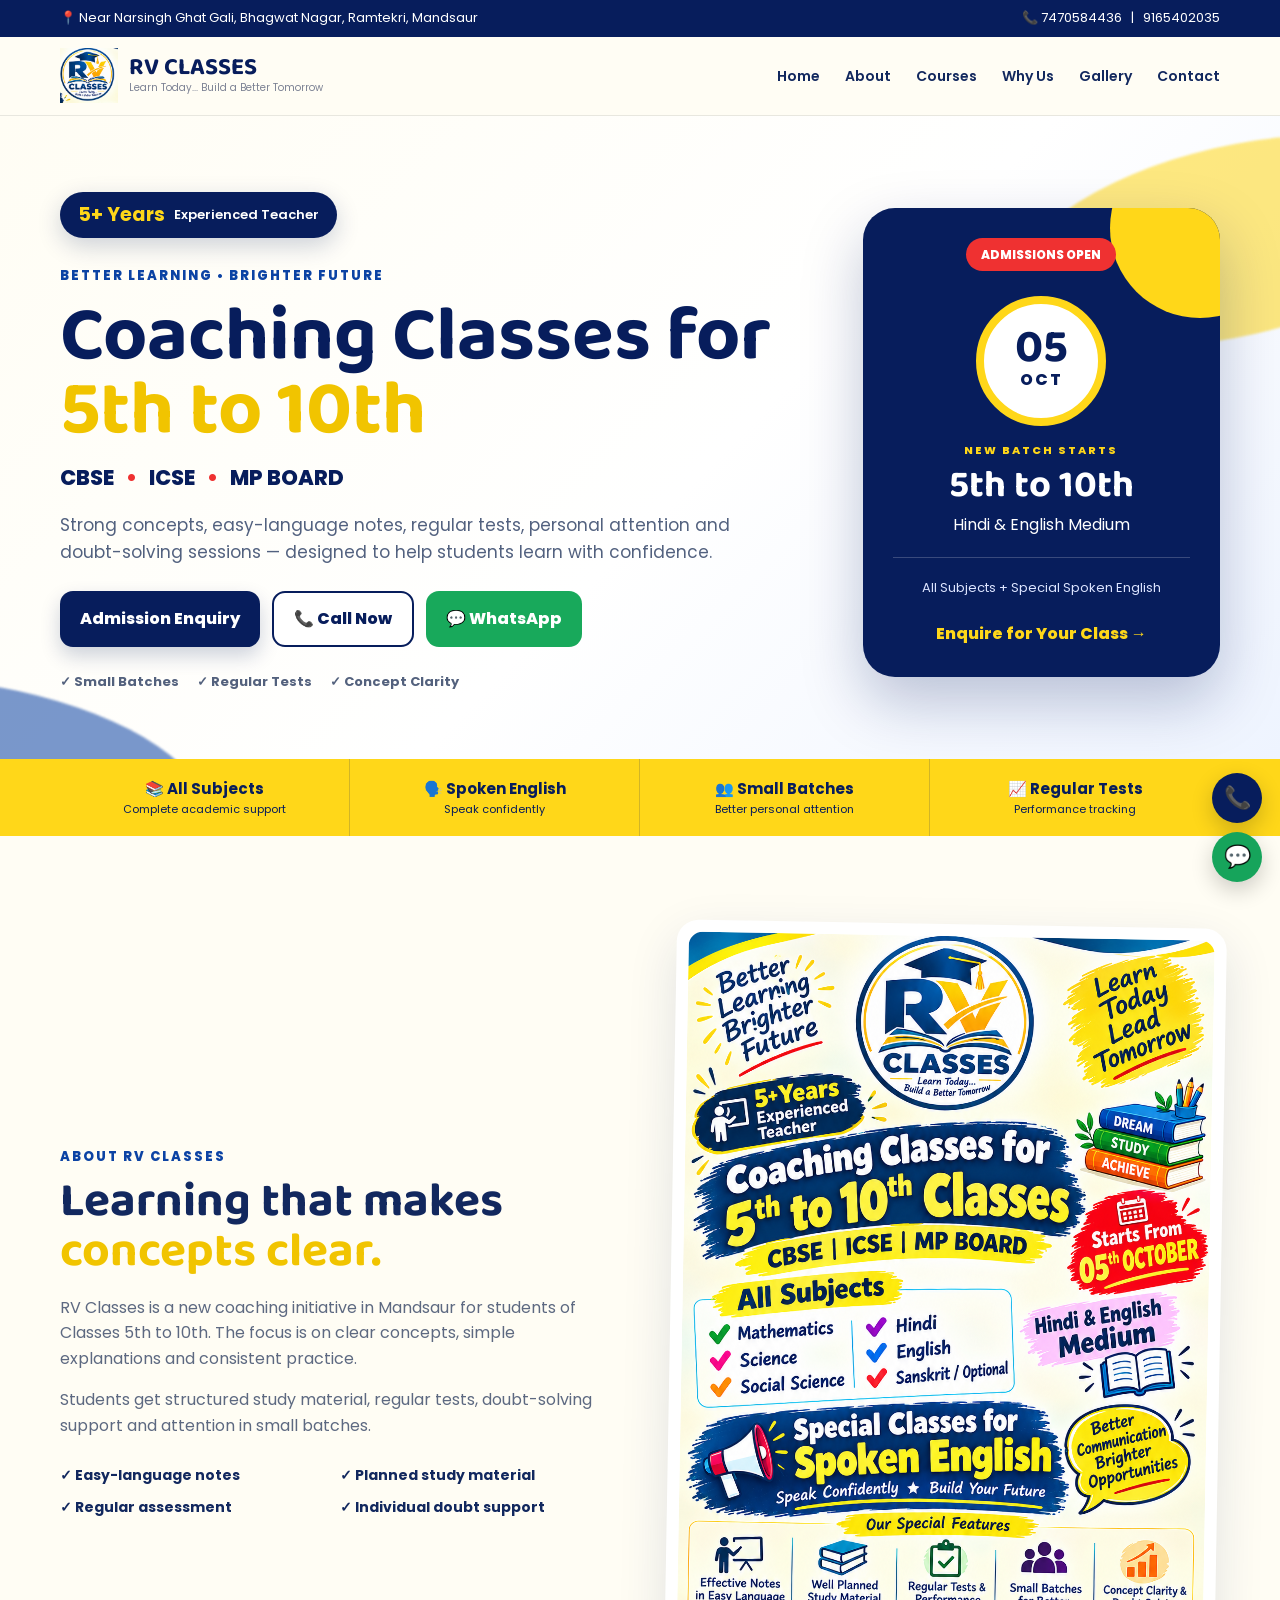
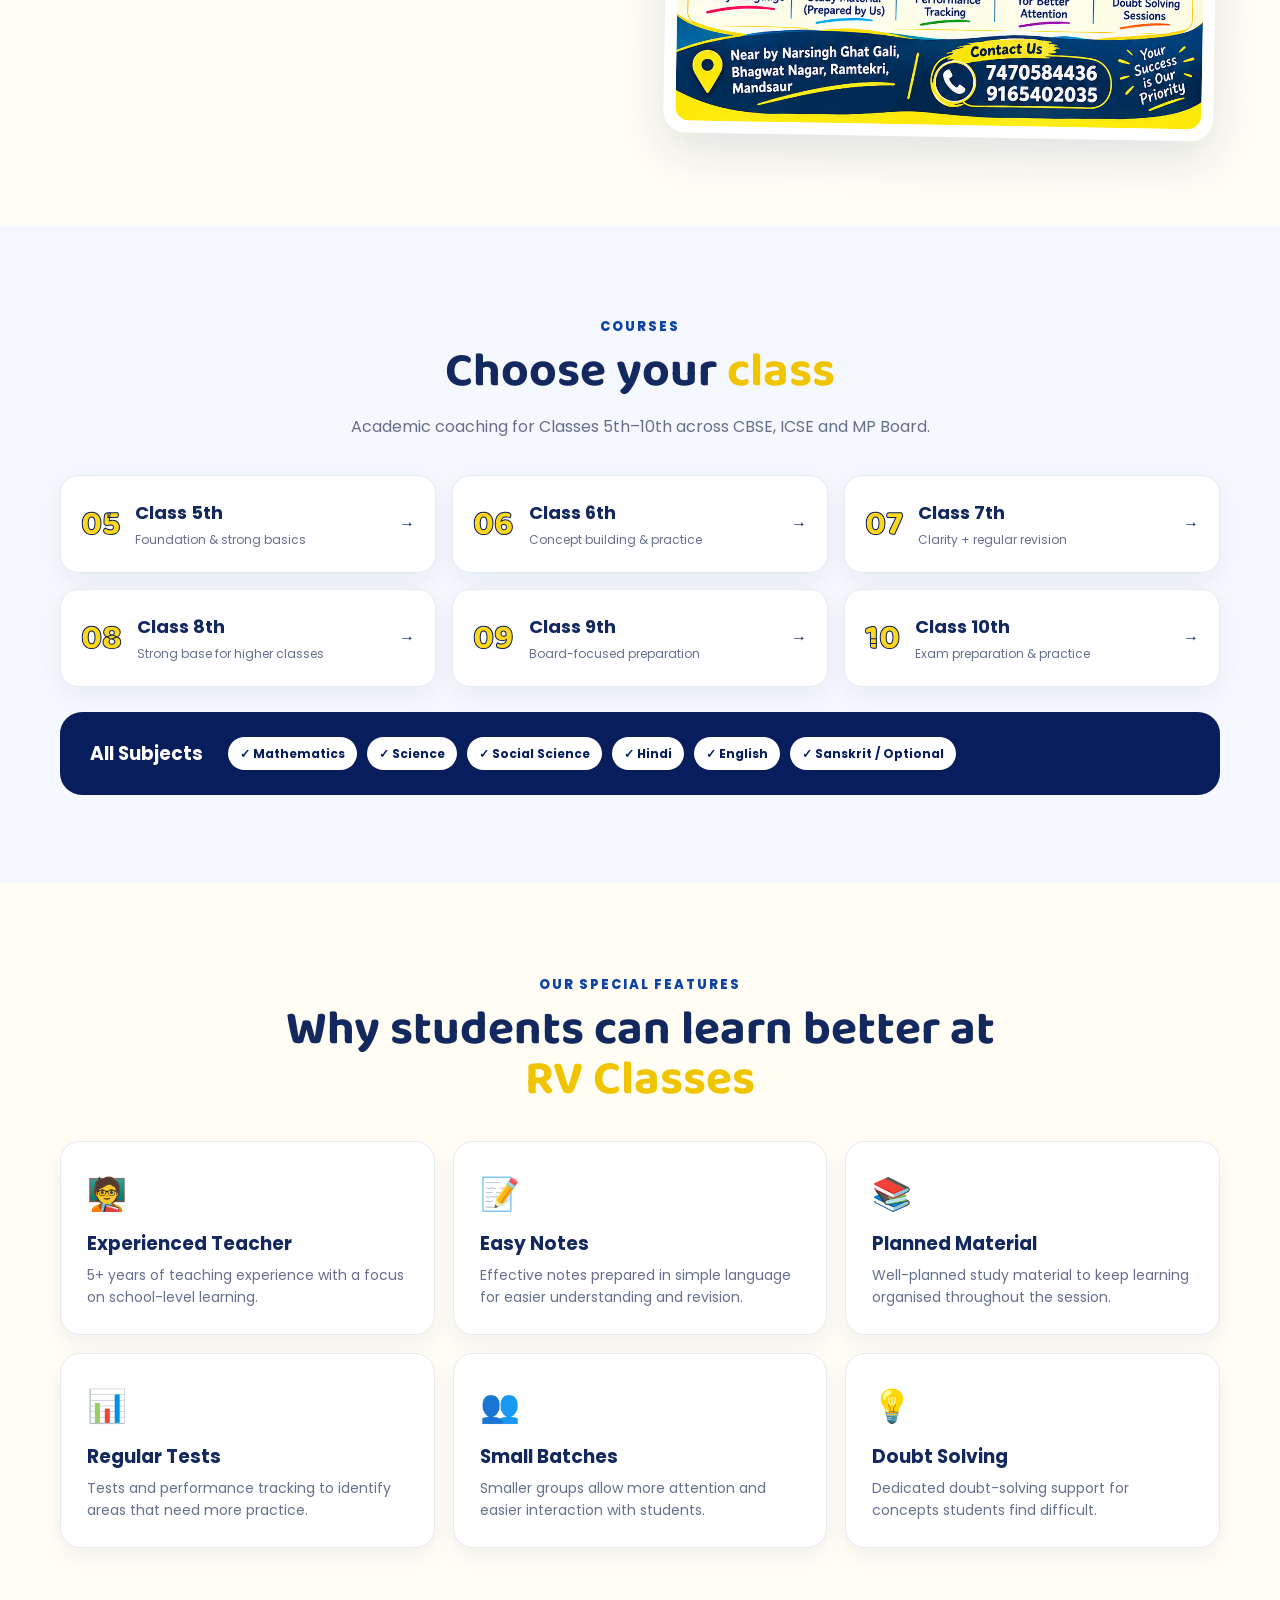
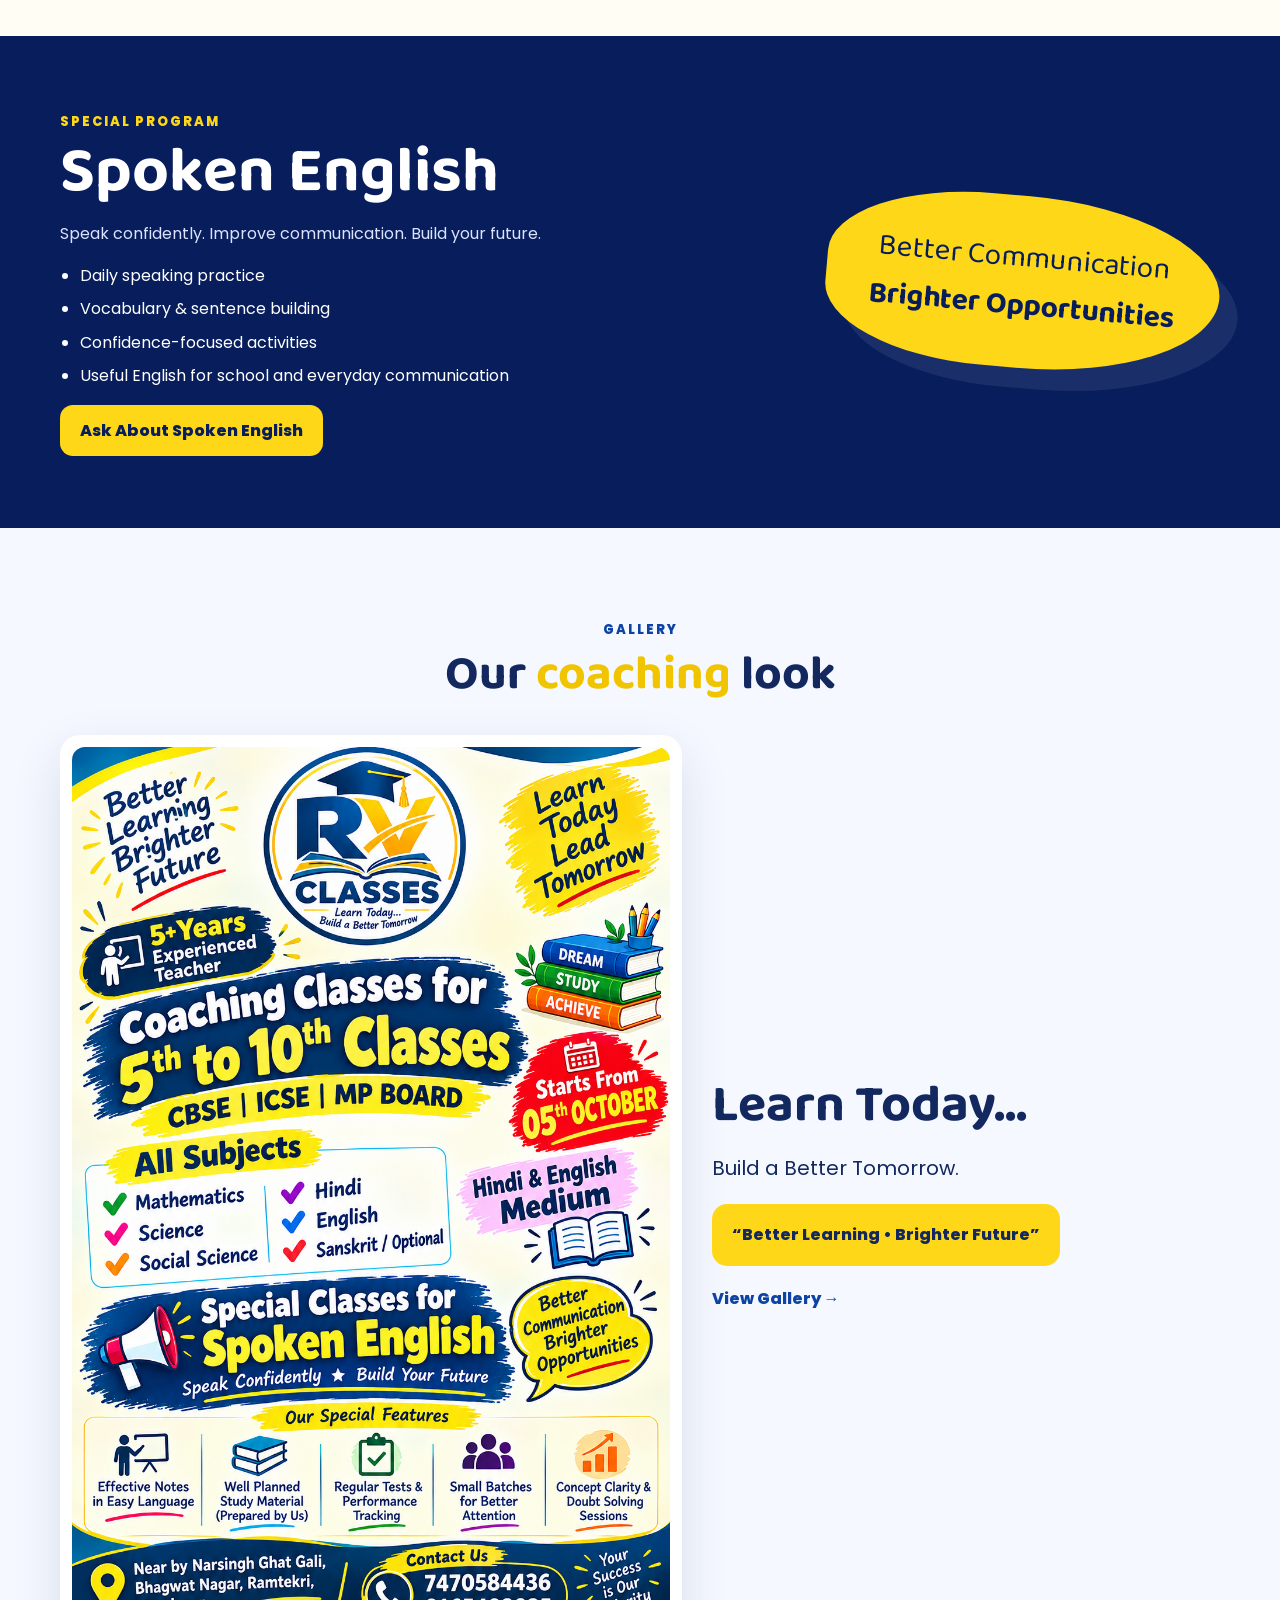
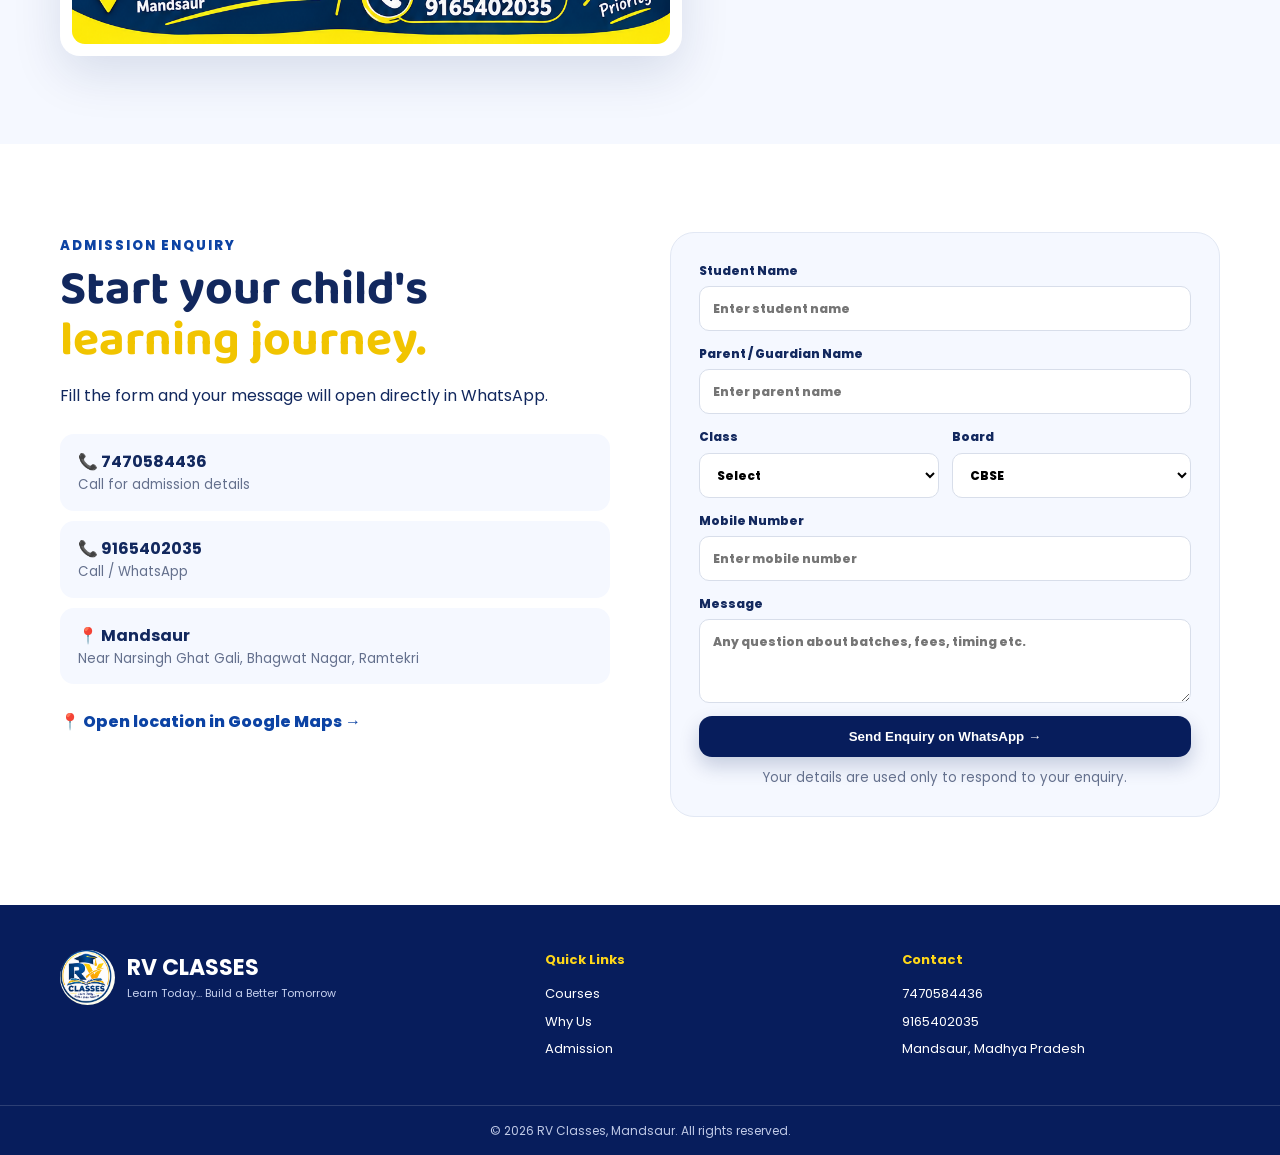
<file: index.html>
<!DOCTYPE html>
<html lang="en">
<head>
  <meta name="google-site-verification" content="wqoxI0Hdiin-uDjAvy1Ofz2iZHjLQj1yb3P2enxFstY" />

  <meta charset="UTF-8">
  <meta name="viewport" content="width=device-width, initial-scale=1.0">

  <title>RV Classes Mandsaur | Classes 5th to 10th | CBSE, ICSE & MP Board</title>

  <meta name="description" content="RV Classes Mandsaur offers coaching for Classes 5th to 10th for CBSE, ICSE and MP Board. All subjects, Spoken English, regular tests, easy notes, small batches and doubt-solving support.">

  <meta name="keywords" content="RV Classes Mandsaur, tuition classes in Mandsaur, coaching classes Mandsaur, CBSE tuition Mandsaur, ICSE tuition Mandsaur, MP Board tuition Mandsaur, Class 5 tuition, Class 6 tuition, Class 7 tuition, Class 8 tuition, Class 9 tuition, Class 10 tuition">

  <meta name="author" content="RV Classes Mandsaur">

  <meta name="robots" content="index, follow">

  <meta name="theme-color" content="#071d5c">

  <link rel="canonical" href="https://theindianupdates6-cyber.github.io/rv-classes/">

  <link rel="icon" href="assets/rv-logo.png">

  <!-- Open Graph -->

  <meta property="og:title" content="RV Classes Mandsaur | Classes 5th to 10th">
  <meta property="og:description" content="CBSE, ICSE & MP Board coaching for Classes 5th to 10th with regular tests, easy notes, small batches and doubt-solving support.">
  <meta property="og:type" content="website">
  <meta property="og:url" content="https://theindianupdates6-cyber.github.io/rv-classes/">
  <meta property="og:image" content="https://theindianupdates6-cyber.github.io/rv-classes/assets/rv-poster.png">

  <!-- Twitter / X -->

  <meta name="twitter:card" content="summary_large_image">
  <meta name="twitter:title" content="RV Classes Mandsaur | Classes 5th to 10th">
  <meta name="twitter:description" content="Coaching for Classes 5th to 10th | CBSE | ICSE | MP Board">
  <meta name="twitter:image" content="https://theindianupdates6-cyber.github.io/rv-classes/assets/rv-poster.png">

  <link rel="stylesheet" href="styles.css">
</head>

<body>
  <div class="topbar">
    <div class="container topbar-inner">
      <span>📍 Near Narsingh Ghat Gali, Bhagwat Nagar, Ramtekri, Mandsaur</span>
      <span>📞 <a href="tel:+917470584436">7470584436</a> &nbsp; | &nbsp; <a href="tel:+919165402035">9165402035</a></span>
    </div>
  </div>

  <header class="site-header" id="home">
    <div class="container nav-wrap">
      <a class="brand" href="#home">
        <img src="assets/rv-logo.png" alt="RV Classes logo">
        <span><b>RV CLASSES</b><small>Learn Today... Build a Better Tomorrow</small></span>
      </a>
      <button class="menu-toggle" aria-label="Open navigation" onclick="toggleMenu()">☰</button>
      <nav id="mainNav">
        <a href="#home">Home</a>
        <a href="#about">About</a>
        <a href="#courses">Courses</a>
        <a href="#features">Why Us</a>
        <a href="#gallery">Gallery</a>
        <a href="#contact">Contact</a>
      </nav>
    </div>
  </header>

  <main>
    <section class="hero">
      <div class="paint paint-a"></div>
      <div class="paint paint-b"></div>
      <div class="container hero-grid">
        <div class="hero-content">
          <div class="experience-badge"><strong>5+ Years</strong><span>Experienced Teacher</span></div>
          <p class="kicker">BETTER LEARNING • BRIGHTER FUTURE</p>
          <h1>Coaching Classes for <span>5th to 10th</span></h1>
          <div class="board-line">CBSE <i>•</i> ICSE <i>•</i> MP BOARD</div>
          <p class="hero-text">Strong concepts, easy-language notes, regular tests, personal attention and doubt-solving sessions — designed to help students learn with confidence.</p>
          <div class="actions">
            <a class="btn primary" href="#contact">Admission Enquiry</a>
            <a class="btn secondary" href="tel:+917470584436">📞 Call Now</a>
            <a class="btn whatsapp" href="https://wa.me/919165402035?text=Hello%20RV%20Classes%2C%20I%20want%20details%20about%20admission." target="_blank" rel="noopener">💬 WhatsApp</a>
          </div>
          <div class="trust">
            <span>✓ Small Batches</span><span>✓ Regular Tests</span><span>✓ Concept Clarity</span>
          </div>
        </div>
        <div class="admission-card">
          <div class="card-ribbon">ADMISSIONS OPEN</div>
          <div class="date-circle"><b>05</b><span>OCT</span></div>
          <p class="mini-label">NEW BATCH STARTS</p>
          <h2>5th to 10th</h2>
          <p>Hindi &amp; English Medium</p>
          <div class="card-divider"></div>
          <p class="card-small">All Subjects + Special Spoken English</p>
          <a href="#contact" class="card-link">Enquire for Your Class →</a>
        </div>
      </div>
    </section>

    <section class="quick-strip">
      <div class="container quick-grid">
        <div><b>📚 All Subjects</b><small>Complete academic support</small></div>
        <div><b>🗣️ Spoken English</b><small>Speak confidently</small></div>
        <div><b>👥 Small Batches</b><small>Better personal attention</small></div>
        <div><b>📈 Regular Tests</b><small>Performance tracking</small></div>
      </div>
    </section>

    <section class="section" id="about">
      <div class="container two-col">
        <div>
          <span class="section-tag">ABOUT RV CLASSES</span>
          <h2>Learning that makes <span>concepts clear.</span></h2>
          <p>RV Classes is a new coaching initiative in Mandsaur for students of Classes 5th to 10th. The focus is on clear concepts, simple explanations and consistent practice.</p>
          <p>Students get structured study material, regular tests, doubt-solving support and attention in small batches.</p>
          <div class="mini-points">
            <div>✓ Easy-language notes</div>
            <div>✓ Planned study material</div>
            <div>✓ Regular assessment</div>
            <div>✓ Individual doubt support</div>
          </div>
        </div>
        <div class="poster-card">
          <img src="assets/rv-poster.png" alt="RV Classes coaching poster">
        </div>
      </div>
    </section>

    <section class="section light" id="courses">
      <div class="container">
        <div class="center-heading">
          <span class="section-tag">COURSES</span>
          <h2>Choose your <span>class</span></h2>
          <p>Academic coaching for Classes 5th–10th across CBSE, ICSE and MP Board.</p>
        </div>
        <div class="course-grid">
          <a class="course-card" href="courses.html#class5"><span>05</span><div><h3>Class 5th</h3><p>Foundation &amp; strong basics</p></div>→</a>
          <a class="course-card" href="courses.html#class6"><span>06</span><div><h3>Class 6th</h3><p>Concept building &amp; practice</p></div>→</a>
          <a class="course-card" href="courses.html#class7"><span>07</span><div><h3>Class 7th</h3><p>Clarity + regular revision</p></div>→</a>
          <a class="course-card" href="courses.html#class8"><span>08</span><div><h3>Class 8th</h3><p>Strong base for higher classes</p></div>→</a>
          <a class="course-card" href="courses.html#class9"><span>09</span><div><h3>Class 9th</h3><p>Board-focused preparation</p></div>→</a>
          <a class="course-card" href="courses.html#class10"><span>10</span><div><h3>Class 10th</h3><p>Exam preparation &amp; practice</p></div>→</a>
        </div>
        <div class="subject-box">
          <h3>All Subjects</h3>
          <div class="subject-list">
            <span>✓ Mathematics</span><span>✓ Science</span><span>✓ Social Science</span>
            <span>✓ Hindi</span><span>✓ English</span><span>✓ Sanskrit / Optional</span>
          </div>
        </div>
      </div>
    </section>

    <section class="section" id="features">
      <div class="container">
        <div class="center-heading">
          <span class="section-tag">OUR SPECIAL FEATURES</span>
          <h2>Why students can learn better at <span>RV Classes</span></h2>
        </div>
        <div class="feature-grid">
          <article><div class="feature-icon">🧑‍🏫</div><h3>Experienced Teacher</h3><p>5+ years of teaching experience with a focus on school-level learning.</p></article>
          <article><div class="feature-icon">📝</div><h3>Easy Notes</h3><p>Effective notes prepared in simple language for easier understanding and revision.</p></article>
          <article><div class="feature-icon">📚</div><h3>Planned Material</h3><p>Well-planned study material to keep learning organised throughout the session.</p></article>
          <article><div class="feature-icon">📊</div><h3>Regular Tests</h3><p>Tests and performance tracking to identify areas that need more practice.</p></article>
          <article><div class="feature-icon">👥</div><h3>Small Batches</h3><p>Smaller groups allow more attention and easier interaction with students.</p></article>
          <article><div class="feature-icon">💡</div><h3>Doubt Solving</h3><p>Dedicated doubt-solving support for concepts students find difficult.</p></article>
        </div>
      </div>
    </section>

    <section class="spoken">
      <div class="container spoken-grid">
        <div>
          <span class="section-tag yellow">SPECIAL PROGRAM</span>
          <h2>Spoken English</h2>
          <p>Speak confidently. Improve communication. Build your future.</p>
          <ul><li>Daily speaking practice</li><li>Vocabulary &amp; sentence building</li><li>Confidence-focused activities</li><li>Useful English for school and everyday communication</li></ul>
          <a class="btn yellow-btn" href="#contact">Ask About Spoken English</a>
        </div>
        <div class="speech-bubble">Better Communication<br><strong>Brighter Opportunities</strong></div>
      </div>
    </section>

    <section class="section light" id="gallery">
      <div class="container">
        <div class="center-heading">
          <span class="section-tag">GALLERY</span>
          <h2>Our <span>coaching</span> look</h2>
        </div>
        <div class="gallery-grid">
          <div class="gallery-main"><img src="assets/rv-poster.png" alt="RV Classes promotional poster"></div>
          <div class="gallery-copy"><h3>Learn Today...</h3><p>Build a Better Tomorrow.</p><div class="quote">“Better Learning • Brighter Future”</div><a class="text-link" href="gallery.html">View Gallery →</a></div>
        </div>
      </div>
    </section>

    <section class="section contact-section" id="contact">
      <div class="container contact-grid">
        <div>
          <span class="section-tag">ADMISSION ENQUIRY</span>
          <h2>Start your child's <span>learning journey.</span></h2>
          <p>Fill the form and your message will open directly in WhatsApp.</p>
          <div class="contact-info">
            <a href="tel:+917470584436"><b>📞 7470584436</b><small>Call for admission details</small></a>
            <a href="tel:+919165402035"><b>📞 9165402035</b><small>Call / WhatsApp</small></a>
            <div><b>📍 Mandsaur</b><small>Near Narsingh Ghat Gali, Bhagwat Nagar, Ramtekri</small></div>
          </div>
          <a class="map-link" href="https://www.google.com/maps/search/?api=1&query=Bhagwat+Nagar+Ramtekri+Mandsaur+Madhya+Pradesh" target="_blank" rel="noopener">📍 Open location in Google Maps →</a>
        </div>
        <form class="enquiry-form" id="enquiryForm">
          <label>Student Name<input required id="studentName" type="text" placeholder="Enter student name"></label>
          <label>Parent / Guardian Name<input required id="parentName" type="text" placeholder="Enter parent name"></label>
          <div class="form-row">
            <label>Class<select required id="studentClass"><option value="">Select</option><option>5th</option><option>6th</option><option>7th</option><option>8th</option><option>9th</option><option>10th</option></select></label>
            <label>Board<select id="board"><option>CBSE</option><option>ICSE</option><option>MP Board</option><option>Not sure</option></select></label>
          </div>
          <label>Mobile Number<input required id="mobile" type="tel" inputmode="numeric" placeholder="Enter mobile number"></label>
          <label>Message<textarea id="message" rows="3" placeholder="Any question about batches, fees, timing etc."></textarea></label>
          <button class="btn primary full" type="submit">Send Enquiry on WhatsApp →</button>
          <small class="form-note">Your details are used only to respond to your enquiry.</small>
        </form>
      </div>
    </section>
  </main>

  <footer>
    <div class="container footer-grid">
      <div class="footer-brand"><img src="assets/rv-logo.png" alt=""><div><b>RV CLASSES</b><span>Learn Today... Build a Better Tomorrow</span></div></div>
      <div><b>Quick Links</b><a href="#courses">Courses</a><a href="#features">Why Us</a><a href="#contact">Admission</a></div>
      <div><b>Contact</b><a href="tel:+917470584436">7470584436</a><a href="tel:+919165402035">9165402035</a><span>Mandsaur, Madhya Pradesh</span></div>
    </div>
    <div class="copyright">© <span id="year"></span> RV Classes, Mandsaur. All rights reserved.</div>
  </footer>

  <div class="floating-actions">
    <a href="tel:+917470584436" aria-label="Call RV Classes">📞</a>
    <a href="https://wa.me/919165402035?text=Hello%20RV%20Classes%2C%20I%20want%20admission%20details." target="_blank" rel="noopener" aria-label="WhatsApp RV Classes">💬</a>
  </div>

  <script src="script.js"></script>
</body>
</html>
</file>
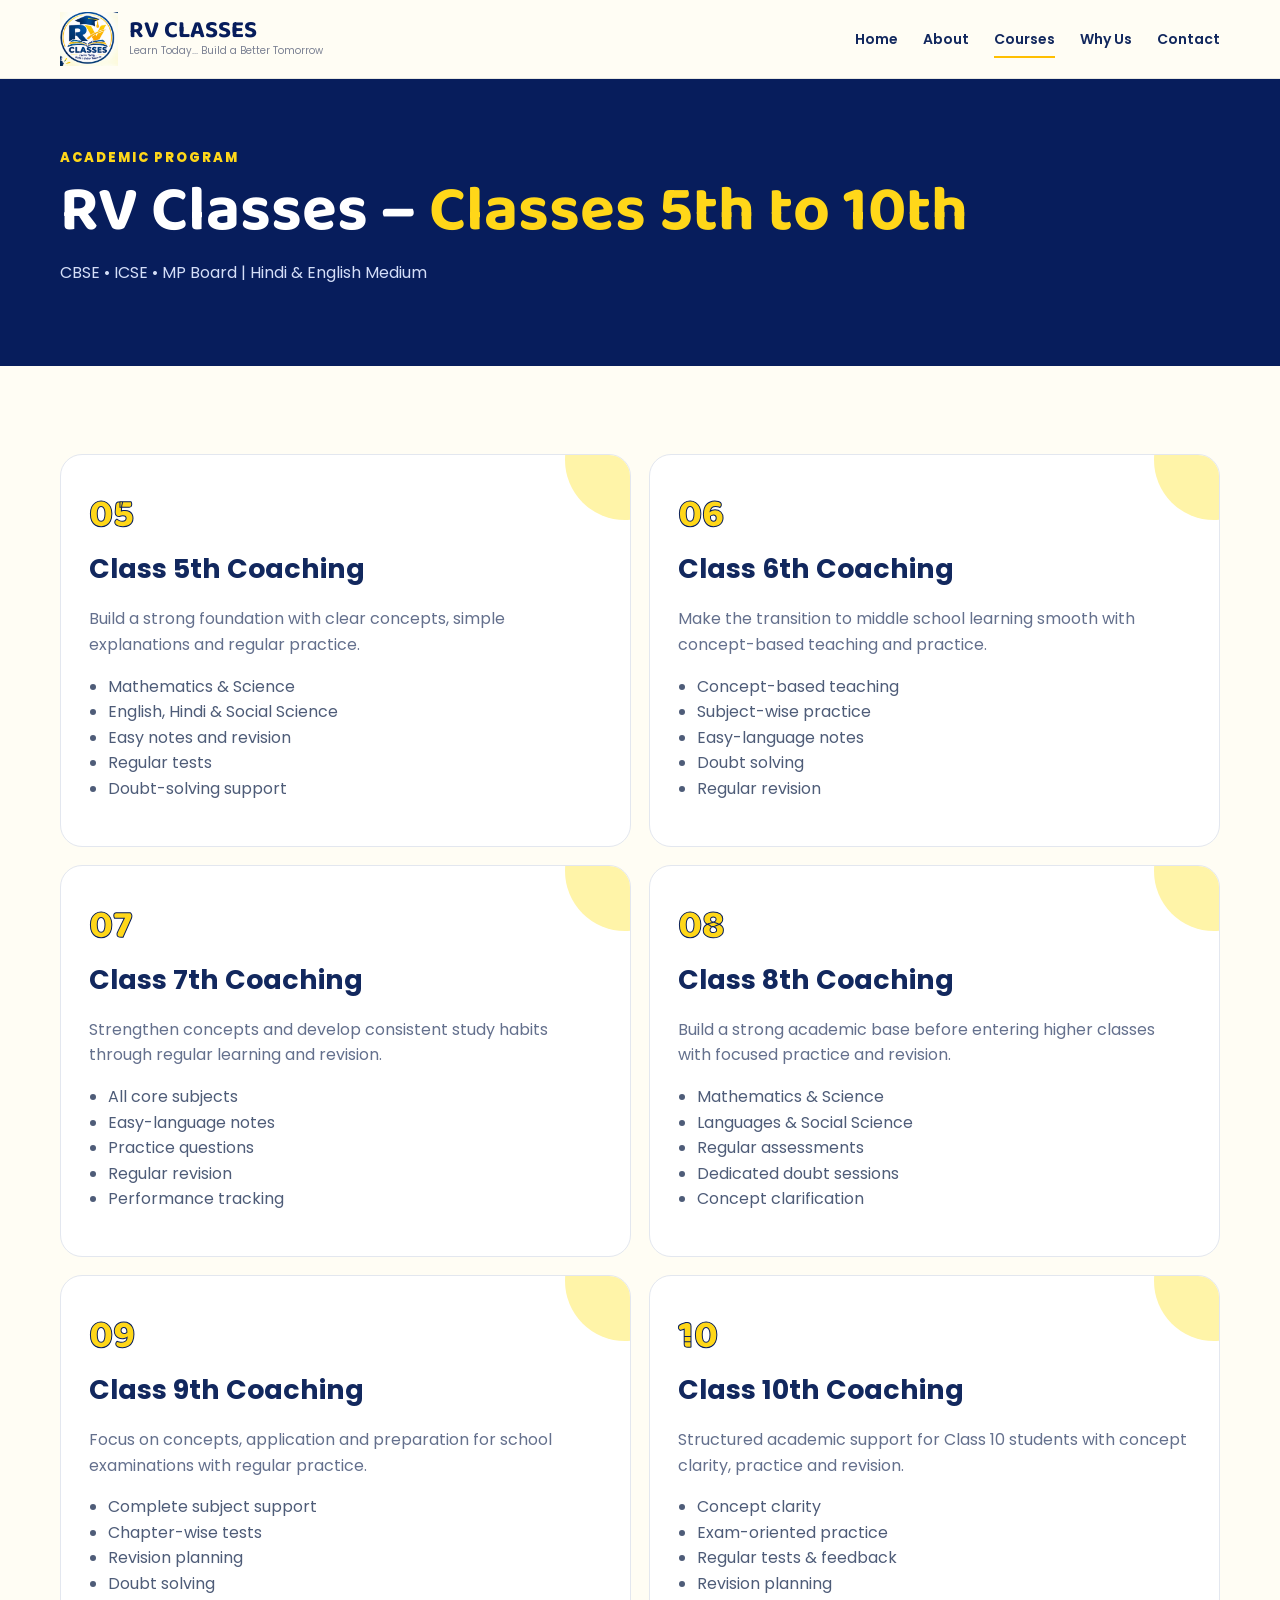
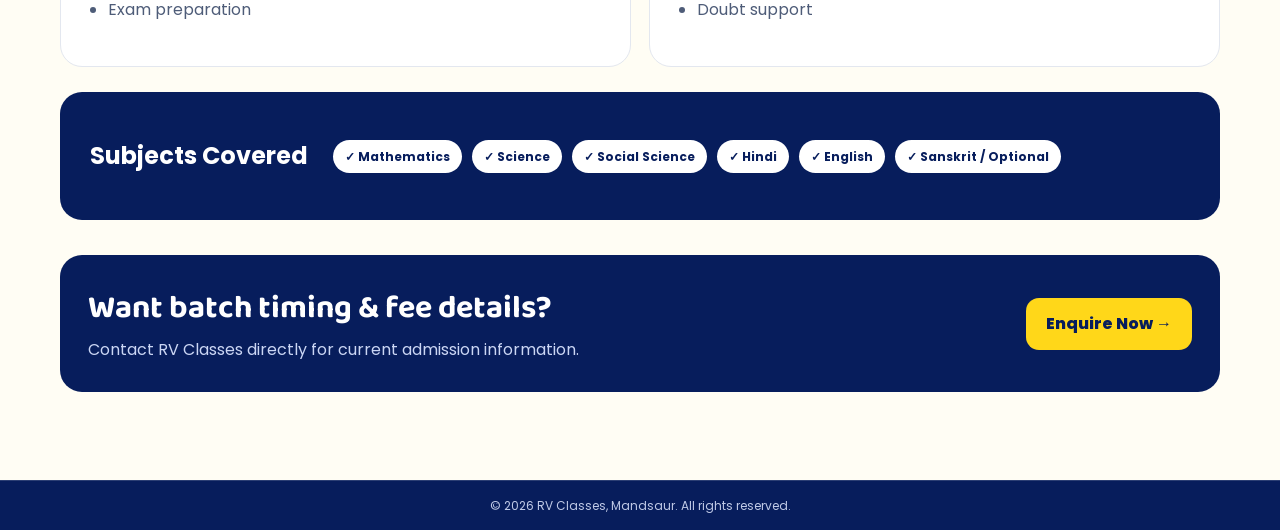
<file: courses.html>
<!DOCTYPE html>

<html lang="en">
<head>
<meta charset="UTF-8">
<meta name="viewport" content="width=device-width, initial-scale=1.0">

<title>Courses 5th to 10th | RV Classes Mandsaur | CBSE, ICSE & MP Board</title>

<meta name="description" content="Explore RV Classes Mandsaur coaching programs for Class 5th to 10th. CBSE, ICSE and MP Board academic support with concept-based learning, regular tests, easy notes and doubt solving.">

<meta name="keywords" content="Class 5 tuition Mandsaur, Class 6 tuition Mandsaur, Class 7 tuition Mandsaur, Class 8 tuition Mandsaur, Class 9 tuition Mandsaur, Class 10 tuition Mandsaur, CBSE coaching Mandsaur, ICSE coaching Mandsaur, MP Board coaching Mandsaur, RV Classes courses">

<meta name="author" content="RV Classes Mandsaur">
<meta name="robots" content="index, follow">

<link rel="canonical" href="https://theindianupdates6-cyber.github.io/rv-classes/courses.html">

<meta name="theme-color" content="#071d5c">

<link rel="icon" href="assets/rv-logo.png">
<link rel="stylesheet" href="styles.css">

<!-- Open Graph -->

<meta property="og:title" content="RV Classes Mandsaur | Courses 5th to 10th">
<meta property="og:description" content="Academic coaching for Classes 5th to 10th for CBSE, ICSE and MP Board.">
<meta property="og:type" content="website">
<meta property="og:url" content="https://theindianupdates6-cyber.github.io/rv-classes/courses.html">
<meta property="og:image" content="https://theindianupdates6-cyber.github.io/rv-classes/assets/rv-poster.png">

<!-- Twitter / X -->

<meta name="twitter:card" content="summary_large_image">
<meta name="twitter:title" content="RV Classes Mandsaur | Courses 5th to 10th">
<meta name="twitter:description" content="CBSE, ICSE & MP Board coaching for Classes 5th to 10th.">
<meta name="twitter:image" content="https://theindianupdates6-cyber.github.io/rv-classes/assets/rv-poster.png">

</head>

<body>

<header class="site-header">
<div class="container nav-wrap">

<a class="brand" href="index.html">
<img src="assets/rv-logo.png" alt="RV Classes Mandsaur logo">
<span>
<b>RV CLASSES</b>
<small>Learn Today... Build a Better Tomorrow</small>
</span>
</a>

<button class="menu-toggle" aria-label="Open navigation" onclick="toggleMenu()">☰</button>

<nav id="mainNav">
<a href="index.html">Home</a>
<a href="index.html#about">About</a>
<a class="active" href="courses.html">Courses</a>
<a href="index.html#features">Why Us</a>
<a href="index.html#contact">Contact</a>
</nav>

</div>
</header>

<section class="page-hero">
<div class="container">

<span class="section-tag yellow">ACADEMIC PROGRAM</span>

<h1>RV Classes – <span>Classes 5th to 10th</span></h1>

<p>CBSE • ICSE • MP Board | Hindi &amp; English Medium</p>

</div>
</section>

<main class="section">

<div class="container">

<div class="detail-grid">

<section class="detail-card" id="class5">
<div class="class-no">05</div>
<h2>Class 5th Coaching</h2>
<p>Build a strong foundation with clear concepts, simple explanations and regular practice.</p>
<ul>
<li>Mathematics &amp; Science</li>
<li>English, Hindi &amp; Social Science</li>
<li>Easy notes and revision</li>
<li>Regular tests</li>
<li>Doubt-solving support</li>
</ul>
</section>

<section class="detail-card" id="class6">
<div class="class-no">06</div>
<h2>Class 6th Coaching</h2>
<p>Make the transition to middle school learning smooth with concept-based teaching and practice.</p>
<ul>
<li>Concept-based teaching</li>
<li>Subject-wise practice</li>
<li>Easy-language notes</li>
<li>Doubt solving</li>
<li>Regular revision</li>
</ul>
</section>

<section class="detail-card" id="class7">
<div class="class-no">07</div>
<h2>Class 7th Coaching</h2>
<p>Strengthen concepts and develop consistent study habits through regular learning and revision.</p>
<ul>
<li>All core subjects</li>
<li>Easy-language notes</li>
<li>Practice questions</li>
<li>Regular revision</li>
<li>Performance tracking</li>
</ul>
</section>

<section class="detail-card" id="class8">
<div class="class-no">08</div>
<h2>Class 8th Coaching</h2>
<p>Build a strong academic base before entering higher classes with focused practice and revision.</p>
<ul>
<li>Mathematics &amp; Science</li>
<li>Languages &amp; Social Science</li>
<li>Regular assessments</li>
<li>Dedicated doubt sessions</li>
<li>Concept clarification</li>
</ul>
</section>

<section class="detail-card" id="class9">
<div class="class-no">09</div>
<h2>Class 9th Coaching</h2>
<p>Focus on concepts, application and preparation for school examinations with regular practice.</p>
<ul>
<li>Complete subject support</li>
<li>Chapter-wise tests</li>
<li>Revision planning</li>
<li>Doubt solving</li>
<li>Exam preparation</li>
</ul>
</section>

<section class="detail-card" id="class10">
<div class="class-no">10</div>
<h2>Class 10th Coaching</h2>
<p>Structured academic support for Class 10 students with concept clarity, practice and revision.</p>
<ul>
<li>Concept clarity</li>
<li>Exam-oriented practice</li>
<li>Regular tests &amp; feedback</li>
<li>Revision planning</li>
<li>Doubt support</li>
</ul>
</section>

</div>

<div class="subject-box">

<h2>Subjects Covered</h2>

<div class="subject-list">
<span>✓ Mathematics</span>
<span>✓ Science</span>
<span>✓ Social Science</span>
<span>✓ Hindi</span>
<span>✓ English</span>
<span>✓ Sanskrit / Optional</span>
</div>

</div>

<div class="cta-band">

<div>
<h2>Want batch timing &amp; fee details?</h2>
<p>Contact RV Classes directly for current admission information.</p>
</div>

<a class="btn yellow-btn" href="index.html#contact">Enquire Now →</a>

</div>

</div>

</main>

<footer>

<div class="copyright">
© <span id="year"></span> RV Classes, Mandsaur. All rights reserved.
</div>

</footer>

<script src="script.js"></script>

</body>
</html>
</file>
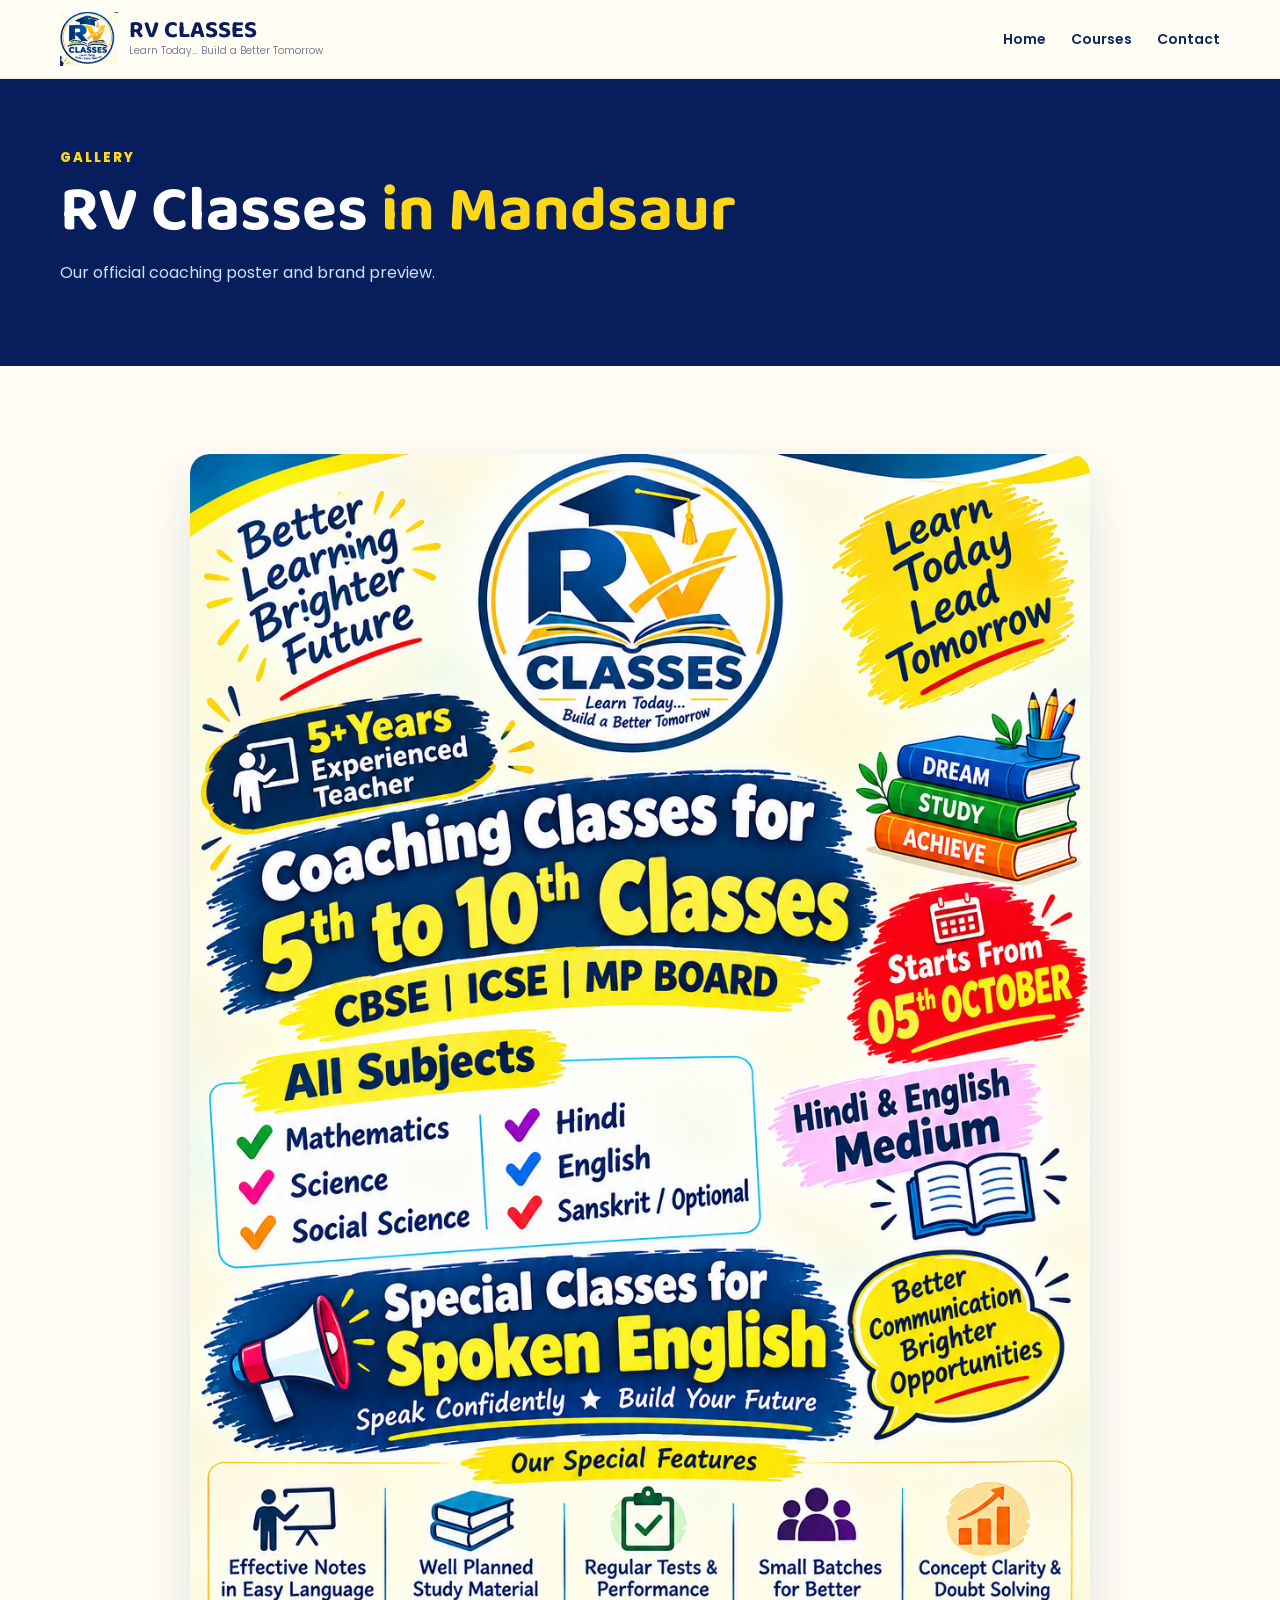
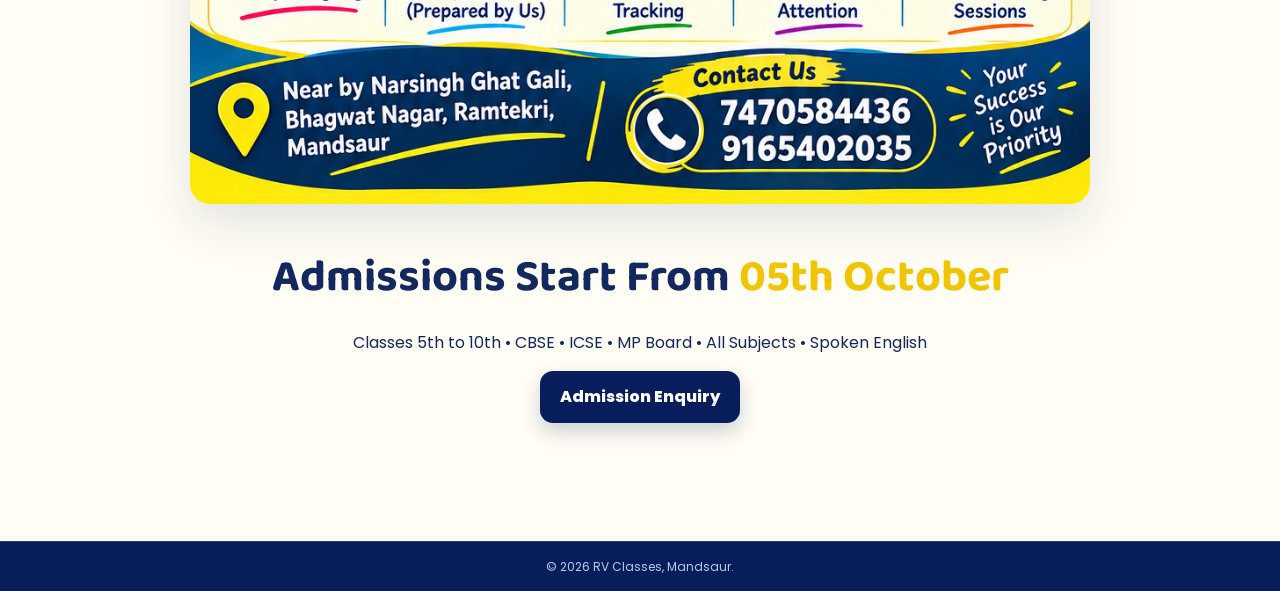
<file: gallery.html>
<!DOCTYPE html>
<html lang="en">
<head>
<meta charset="UTF-8"><meta name="viewport" content="width=device-width, initial-scale=1.0">
<title>Gallery | RV Classes Mandsaur</title><link rel="icon" href="assets/rv-logo.png"><link rel="stylesheet" href="styles.css">
</head>
<body>
<header class="site-header"><div class="container nav-wrap"><a class="brand" href="index.html"><img src="assets/rv-logo.png"><span><b>RV CLASSES</b><small>Learn Today... Build a Better Tomorrow</small></span></a><nav><a href="index.html">Home</a><a href="courses.html">Courses</a><a href="index.html#contact">Contact</a></nav></div></header>
<section class="page-hero"><div class="container"><span class="section-tag yellow">GALLERY</span><h1>RV Classes <span>in Mandsaur</span></h1><p>Our official coaching poster and brand preview.</p></div></section>
<section class="section"><div class="container gallery-page"><img src="assets/rv-poster.png" alt="RV Classes Mandsaur poster"><div class="gallery-caption"><h2>Admissions Start From <span>05th October</span></h2><p>Classes 5th to 10th • CBSE • ICSE • MP Board • All Subjects • Spoken English</p><a class="btn primary" href="index.html#contact">Admission Enquiry</a></div></div></section>
<footer><div class="copyright">© <span id="year"></span> RV Classes, Mandsaur.</div></footer><script src="script.js"></script>
</body></html>
</file>
<file: styles.css>
@import url('https://fonts.googleapis.com/css2?family=Baloo+2:wght@500;600;700;800&family=Poppins:wght@400;500;600;700;800&display=swap');
:root{--navy:#071d5c;--blue:#0c43a4;--yellow:#ffd719;--gold:#ffbf00;--red:#ef3131;--green:#16a45b;--ink:#12285e;--muted:#64708d;--paper:#fffdf4;--light:#f5f8ff;--white:#fff;--shadow:0 18px 50px rgba(7,29,92,.12)}
*{box-sizing:border-box}html{scroll-behavior:smooth}body{margin:0;font-family:Poppins,Arial,sans-serif;color:var(--ink);background:var(--paper);line-height:1.6}a{text-decoration:none;color:inherit}.container{width:min(1160px,92%);margin:auto}.topbar{background:var(--navy);color:#fff;font-size:13px}.topbar-inner{display:flex;justify-content:space-between;gap:20px;padding:8px 0}.topbar a{color:#fff}.site-header{position:sticky;top:0;z-index:20;background:rgba(255,253,244,.96);backdrop-filter:blur(12px);border-bottom:1px solid #e8e7df}.nav-wrap{min-height:78px;display:flex;align-items:center;justify-content:space-between;gap:24px}.brand{display:flex;align-items:center;gap:11px}.brand img{width:58px;height:58px;object-fit:contain}.brand span{display:flex;flex-direction:column}.brand b{font-family:"Baloo 2";font-size:24px;line-height:1;color:var(--navy)}.brand small{font-size:10px;color:#7c8294}nav{display:flex;gap:25px;align-items:center;font-weight:600;font-size:14px}nav a{position:relative}nav a:after{content:"";position:absolute;left:0;bottom:-8px;width:0;height:2px;background:var(--gold);transition:.2s}nav a:hover:after,nav a.active:after{width:100%}.menu-toggle{display:none;background:var(--navy);color:#fff;border:0;border-radius:10px;font-size:23px;padding:8px 11px}.hero{position:relative;overflow:hidden;background:linear-gradient(135deg,#fffdf4 0%,#fff 55%,#eef4ff 100%);padding:76px 0 66px}.hero-grid{display:grid;grid-template-columns:1.35fr .65fr;gap:60px;align-items:center;position:relative;z-index:2}.paint{position:absolute;border-radius:50%;filter:blur(1px);opacity:.55}.paint-a{width:450px;height:190px;background:var(--yellow);right:-180px;top:30px;transform:rotate(-13deg)}.paint-b{width:420px;height:170px;background:#0c43a4;left:-210px;bottom:-100px;transform:rotate(12deg)}.experience-badge{display:inline-flex;align-items:center;gap:9px;background:var(--navy);color:#fff;border-radius:50px;padding:8px 18px;margin-bottom:15px;box-shadow:0 8px 25px rgba(7,29,92,.2)}.experience-badge strong{color:var(--yellow);font-size:19px}.experience-badge span{font-size:13px;font-weight:600}.kicker,.section-tag{font-size:13px;letter-spacing:2px;font-weight:800;color:var(--blue)}.hero h1{font-family:"Baloo 2";font-size:clamp(48px,6vw,78px);line-height:.96;margin:8px 0 14px;color:var(--navy)}.hero h1 span,.center-heading h2 span,.two-col h2 span,.contact-section h2 span{color:#f1c400}.board-line{font-weight:800;font-size:21px;color:var(--navy)}.board-line i{font-style:normal;color:var(--red);padding:0 8px}.hero-text{font-size:17px;max-width:700px;color:#52617f}.actions{display:flex;flex-wrap:wrap;gap:12px;margin:25px 0}.btn{display:inline-flex;justify-content:center;align-items:center;border:0;border-radius:13px;padding:13px 20px;font-weight:800;cursor:pointer;transition:.2s}.btn:hover{transform:translateY(-2px)}.primary{background:var(--navy);color:#fff;box-shadow:0 9px 20px rgba(7,29,92,.2)}.secondary{background:#fff;border:2px solid var(--navy);color:var(--navy)}.whatsapp{background:#18a95b;color:#fff}.yellow-btn{background:var(--yellow);color:var(--navy)}.trust{display:flex;gap:18px;flex-wrap:wrap;color:#53617d;font-size:13px;font-weight:700}.admission-card{background:var(--navy);color:#fff;border-radius:32px;padding:30px;text-align:center;box-shadow:0 25px 60px rgba(7,29,92,.25);position:relative;overflow:hidden}.admission-card:before{content:"";position:absolute;inset:-70px -70px auto auto;width:180px;height:180px;border-radius:50%;background:var(--yellow)}.card-ribbon{display:inline-block;background:var(--red);padding:7px 15px;border-radius:20px;font-size:12px;font-weight:800;position:relative}.date-circle{width:130px;height:130px;border-radius:50%;background:#fff;color:var(--navy);display:flex;flex-direction:column;align-items:center;justify-content:center;margin:25px auto 16px;border:8px solid var(--yellow);position:relative}.date-circle b{font-size:47px;line-height:.8;font-family:"Baloo 2"}.date-circle span{font-weight:800;letter-spacing:2px}.admission-card h2{font-family:"Baloo 2";font-size:38px;line-height:1;margin:5px 0}.mini-label{font-size:11px;letter-spacing:2px;color:var(--yellow);font-weight:800}.admission-card p{margin:7px}.card-divider{height:1px;background:rgba(255,255,255,.2);margin:20px 0}.card-small{font-size:13px;color:#dce4ff}.card-link{display:block;margin-top:22px;color:var(--yellow);font-weight:800}.quick-strip{background:var(--yellow);color:var(--navy)}.quick-grid{display:grid;grid-template-columns:repeat(4,1fr)}.quick-grid>div{padding:18px 15px;border-right:1px solid rgba(7,29,92,.18);display:flex;flex-direction:column;text-align:center}.quick-grid>div:last-child{border:0}.quick-grid b{font-size:15px}.quick-grid small{font-size:11px}.section{padding:88px 0}.section.light{background:var(--light)}.two-col{display:grid;grid-template-columns:1fr 1fr;gap:60px;align-items:center}.two-col h2,.center-heading h2,.contact-section h2{font-family:"Baloo 2";font-size:48px;line-height:1.05;margin:8px 0 17px}.two-col p{color:#5d6981}.mini-points{display:grid;grid-template-columns:1fr 1fr;gap:10px;margin-top:25px;font-weight:700;font-size:14px}.poster-card{padding:12px;background:#fff;border-radius:22px;box-shadow:var(--shadow);transform:rotate(1deg)}.poster-card img{display:block;width:100%;border-radius:14px}.center-heading{text-align:center;max-width:760px;margin:0 auto 35px}.center-heading p{color:var(--muted)}.course-grid{display:grid;grid-template-columns:repeat(3,1fr);gap:16px}.course-card{display:flex;align-items:center;gap:15px;background:#fff;border:1px solid #e6eaf3;border-radius:18px;padding:20px;box-shadow:0 8px 25px rgba(7,29,92,.06);transition:.2s}.course-card:hover{transform:translateY(-4px);border-color:#b9c7eb}.course-card>span{font-family:"Baloo 2";font-size:35px;font-weight:800;color:var(--yellow);-webkit-text-stroke:1px var(--navy)}.course-card h3{margin:0;font-size:18px}.course-card p{margin:2px 0 0;color:var(--muted);font-size:12px}.course-card>div{flex:1}.subject-box{margin-top:25px;background:var(--navy);color:#fff;border-radius:22px;padding:25px 30px;display:flex;gap:25px;align-items:center}.subject-box h3{margin:0;white-space:nowrap}.subject-list{display:flex;gap:10px;flex-wrap:wrap}.subject-list span{background:#fff;color:var(--navy);padding:7px 12px;border-radius:30px;font-size:12px;font-weight:700}.feature-grid{display:grid;grid-template-columns:repeat(3,1fr);gap:18px}.feature-grid article{background:#fff;border:1px solid #e7eaf1;border-radius:20px;padding:26px;box-shadow:0 10px 25px rgba(7,29,92,.05)}.feature-icon{font-size:32px}.feature-grid h3{margin:10px 0 5px}.feature-grid p{margin:0;color:var(--muted);font-size:14px}.spoken{background:var(--navy);color:#fff;padding:72px 0;overflow:hidden}.spoken-grid{display:grid;grid-template-columns:1fr .55fr;gap:50px;align-items:center}.spoken h2{font-family:"Baloo 2";font-size:64px;line-height:1;margin:7px 0}.spoken p{color:#dbe3ff}.spoken ul{padding-left:20px;color:#fff}.spoken li{margin:8px 0}.section-tag.yellow{color:var(--yellow)}.speech-bubble{background:var(--yellow);color:var(--navy);padding:38px 30px;border-radius:45% 55% 55% 45%;font-family:"Baloo 2";font-size:30px;text-align:center;box-shadow:20px 20px 0 rgba(255,255,255,.08);transform:rotate(5deg)}.gallery-grid{display:grid;grid-template-columns:1.1fr .9fr;gap:30px;align-items:center}.gallery-main{background:#fff;padding:12px;border-radius:20px;box-shadow:var(--shadow)}.gallery-main img{width:100%;display:block;border-radius:13px}.gallery-copy h3{font-family:"Baloo 2";font-size:52px;line-height:1;margin:0}.gallery-copy p{font-size:20px}.quote{background:var(--yellow);padding:18px 20px;border-radius:15px;font-weight:800;display:inline-block}.text-link{display:block;margin-top:20px;color:var(--blue);font-weight:800}.contact-section{background:#fff}.contact-grid{display:grid;grid-template-columns:1fr 1fr;gap:60px;align-items:start}.contact-info{display:grid;gap:10px;margin:25px 0}.contact-info a,.contact-info>div{background:var(--light);padding:15px 18px;border-radius:14px;display:flex;flex-direction:column}.contact-info small{color:var(--muted)}.map-link{color:var(--blue);font-weight:800}.enquiry-form{background:var(--light);padding:28px;border-radius:24px;border:1px solid #e2e8f4}.enquiry-form label{display:block;font-size:12px;font-weight:800;margin-bottom:13px}.enquiry-form input,.enquiry-form select,.enquiry-form textarea{display:block;width:100%;margin-top:6px;border:1px solid #d8deea;border-radius:10px;padding:12px 13px;font:inherit;background:#fff;outline:none}.enquiry-form input:focus,.enquiry-form select:focus,.enquiry-form textarea:focus{border-color:var(--blue);box-shadow:0 0 0 3px rgba(12,67,164,.08)}.form-row{display:grid;grid-template-columns:1fr 1fr;gap:13px}.full{width:100%}.form-note{display:block;color:var(--muted);text-align:center;margin-top:10px}footer{background:var(--navy);color:#fff}.footer-grid{display:grid;grid-template-columns:1.4fr 1fr 1fr;gap:40px;padding:45px 0}.footer-brand{display:flex;gap:12px}.footer-brand img{width:55px;height:55px;background:#fff;border-radius:50%}.footer-brand div{display:flex;flex-direction:column}.footer-brand b{font-size:22px}.footer-brand span{font-size:11px;color:#c6d1ef}.footer-grid>div:not(.footer-brand){display:flex;flex-direction:column;gap:7px;font-size:13px}.footer-grid>div>b{margin-bottom:6px;color:var(--yellow)}.copyright{text-align:center;border-top:1px solid rgba(255,255,255,.15);padding:15px;color:#bfc9e6;font-size:12px}.floating-actions{position:fixed;right:18px;bottom:18px;z-index:30;display:flex;flex-direction:column;gap:9px}.floating-actions a{width:50px;height:50px;border-radius:50%;display:grid;place-items:center;color:#fff;font-size:22px;box-shadow:0 8px 22px rgba(0,0,0,.2)}.floating-actions a:first-child{background:var(--navy)}.floating-actions a:last-child{background:#16a45b}.page-hero{background:var(--navy);color:#fff;padding:65px 0}.page-hero h1{font-family:"Baloo 2";font-size:64px;line-height:1;margin:10px 0}.page-hero h1 span{color:var(--yellow)}.page-hero p{color:#d4def8}.detail-grid{display:grid;grid-template-columns:repeat(2,1fr);gap:18px}.detail-card{background:#fff;border:1px solid #e3e7ef;border-radius:22px;padding:28px;position:relative;overflow:hidden}.detail-card:after{content:"";position:absolute;width:120px;height:120px;border-radius:50%;background:#fff4a8;right:-55px;top:-55px}.class-no{font-family:"Baloo 2";font-size:40px;font-weight:800;color:var(--yellow);-webkit-text-stroke:1px var(--navy)}.detail-card h2{margin:0;font-size:27px}.detail-card p{color:var(--muted)}.detail-card ul{padding-left:19px;color:#4e5c78}.cta-band{margin-top:35px;padding:28px;border-radius:22px;background:var(--navy);color:#fff;display:flex;justify-content:space-between;align-items:center;gap:20px}.cta-band h2{margin:0;font-family:"Baloo 2";font-size:32px}.cta-band p{margin:2px 0;color:#cbd6f4}.gallery-page{max-width:900px}.gallery-page>img{width:100%;border-radius:20px;box-shadow:var(--shadow)}.gallery-caption{text-align:center;padding:30px}.gallery-caption h2{font-family:"Baloo 2";font-size:45px;margin:0}.gallery-caption h2 span{color:#f1c400}
@media(max-width:900px){.topbar-inner{display:none}.nav-wrap{min-height:70px}.menu-toggle{display:block}nav{display:none;position:absolute;left:4%;right:4%;top:70px;background:#fff;border-radius:0 0 16px 16px;padding:15px;box-shadow:var(--shadow);flex-direction:column;align-items:stretch}nav.open{display:flex}nav a{padding:9px 5px}.hero-grid,.two-col,.contact-grid,.spoken-grid,.gallery-grid{grid-template-columns:1fr;gap:35px}.hero{padding:55px 0}.hero h1{font-size:55px}.quick-grid{grid-template-columns:1fr 1fr}.course-grid,.feature-grid{grid-template-columns:1fr 1fr}.subject-box{display:block}.subject-list{margin-top:15px}.speech-bubble{max-width:380px;margin:auto}.detail-grid{grid-template-columns:1fr}.footer-grid{grid-template-columns:1fr 1fr}.page-hero h1{font-size:52px}}
@media(max-width:600px){.brand img{width:48px;height:48px}.brand b{font-size:20px}.hero h1{font-size:45px}.hero-text{font-size:15px}.actions .btn{width:100%}.trust{display:grid;grid-template-columns:1fr 1fr}.quick-grid{grid-template-columns:1fr 1fr}.quick-grid>div{padding:14px 7px}.section{padding:62px 0}.two-col h2,.center-heading h2,.contact-section h2{font-size:39px}.course-grid,.feature-grid{grid-template-columns:1fr}.mini-points{grid-template-columns:1fr}.form-row{grid-template-columns:1fr}.footer-grid{grid-template-columns:1fr}.spoken h2{font-size:50px}.gallery-copy h3{font-size:42px}.page-hero h1{font-size:43px}.cta-band{flex-direction:column;align-items:flex-start}.admission-card{padding:24px}}
</file>
